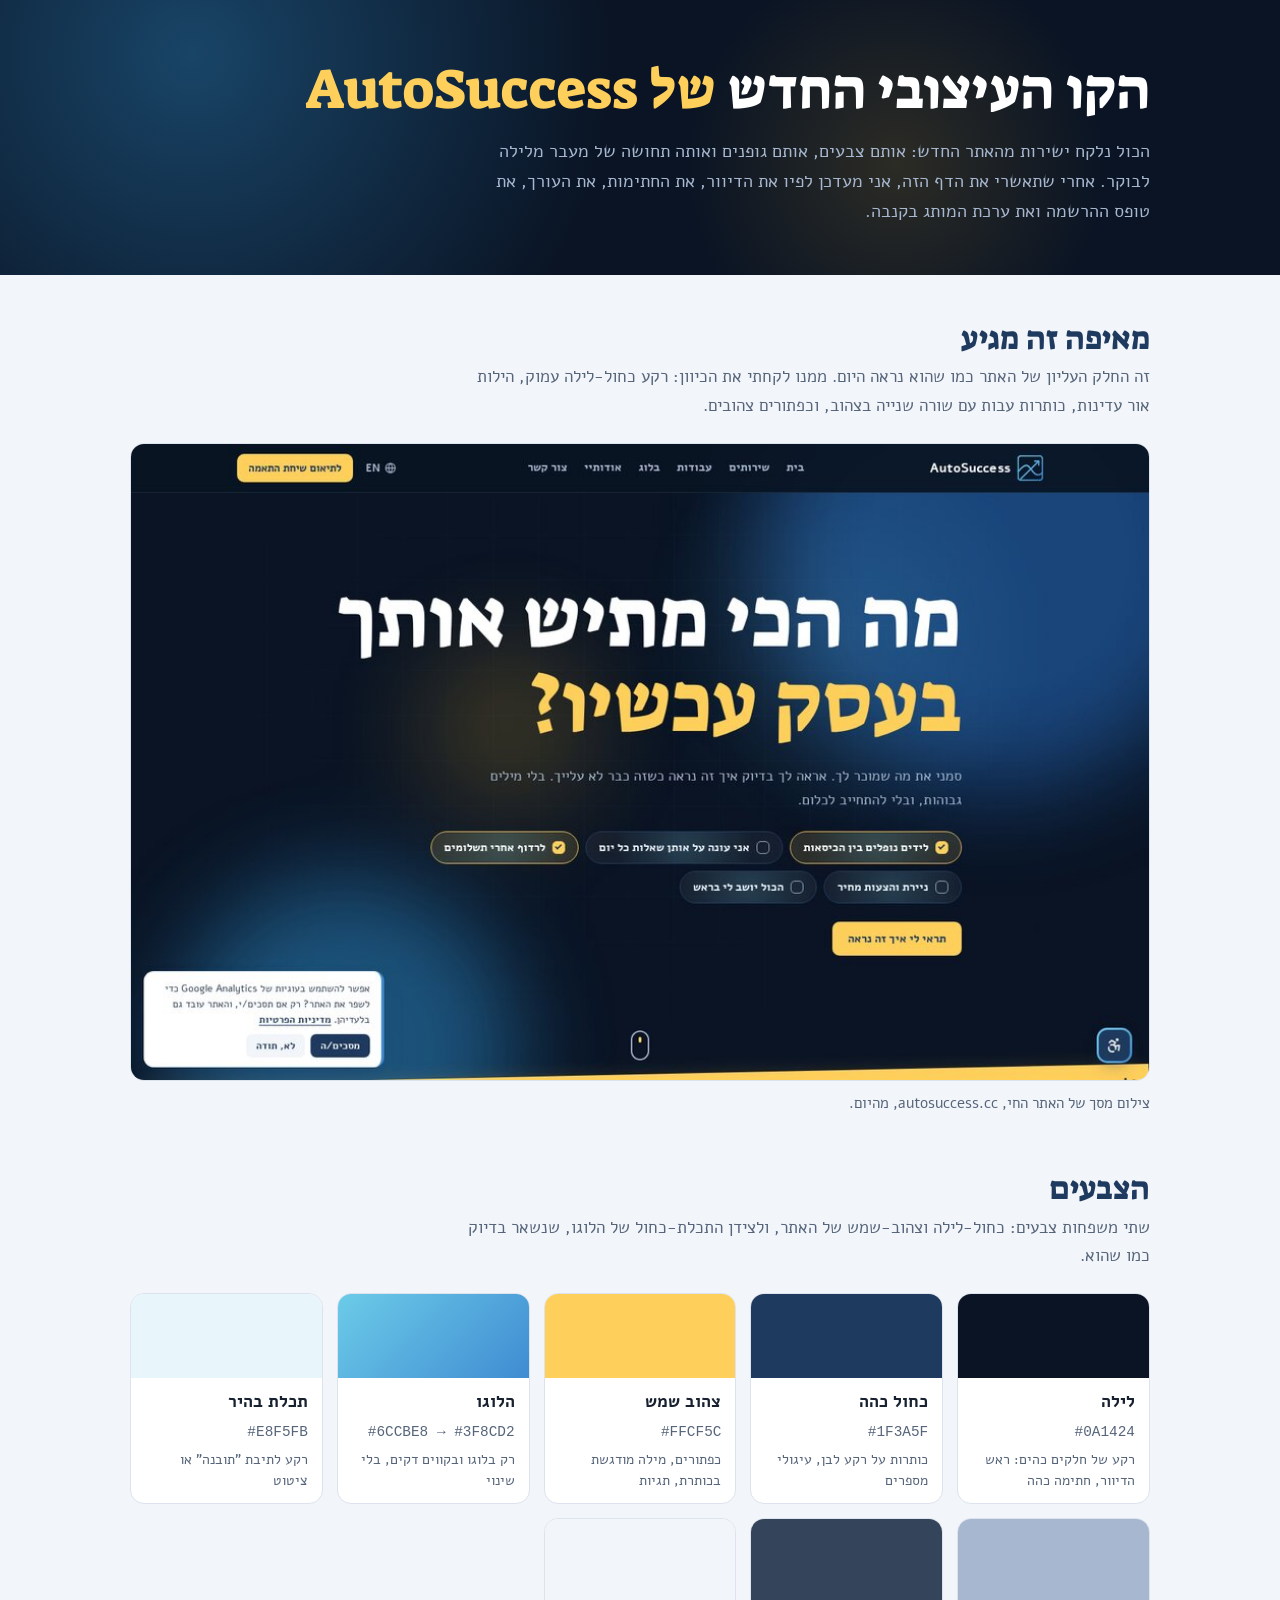
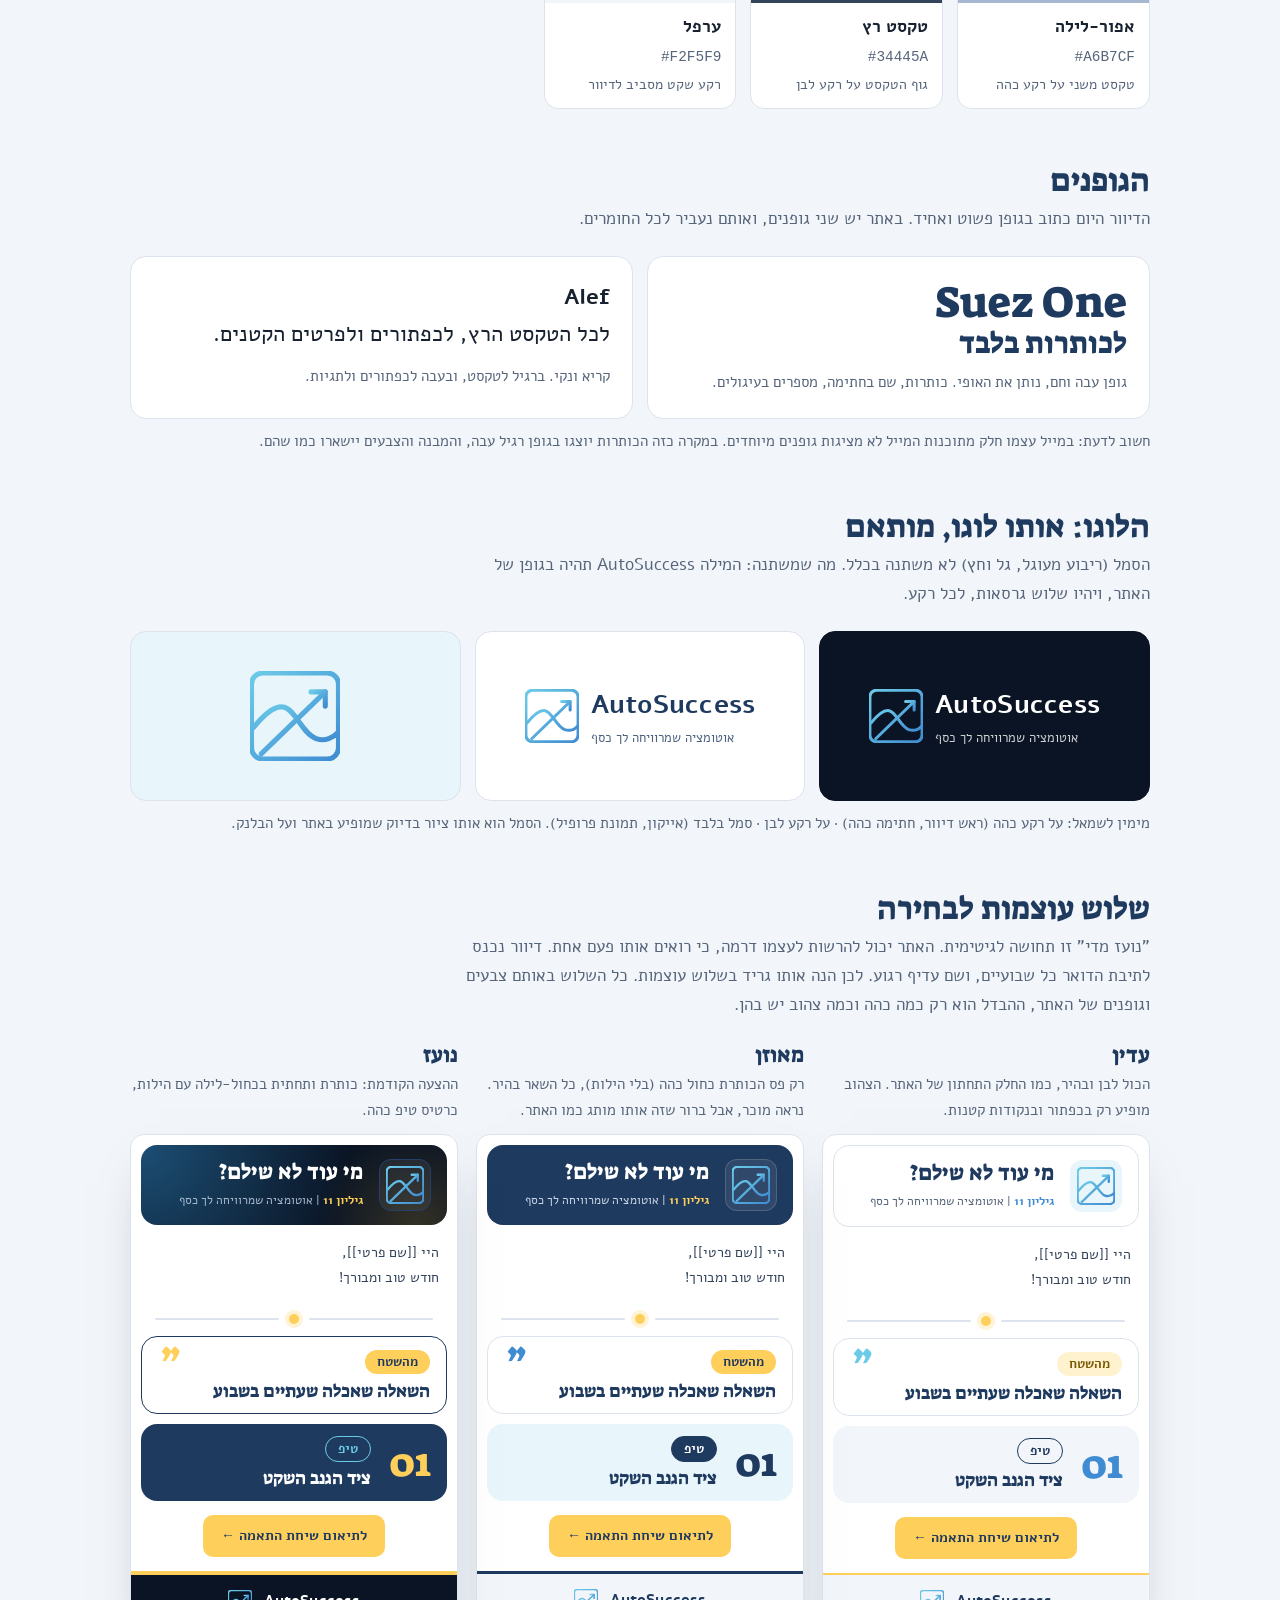
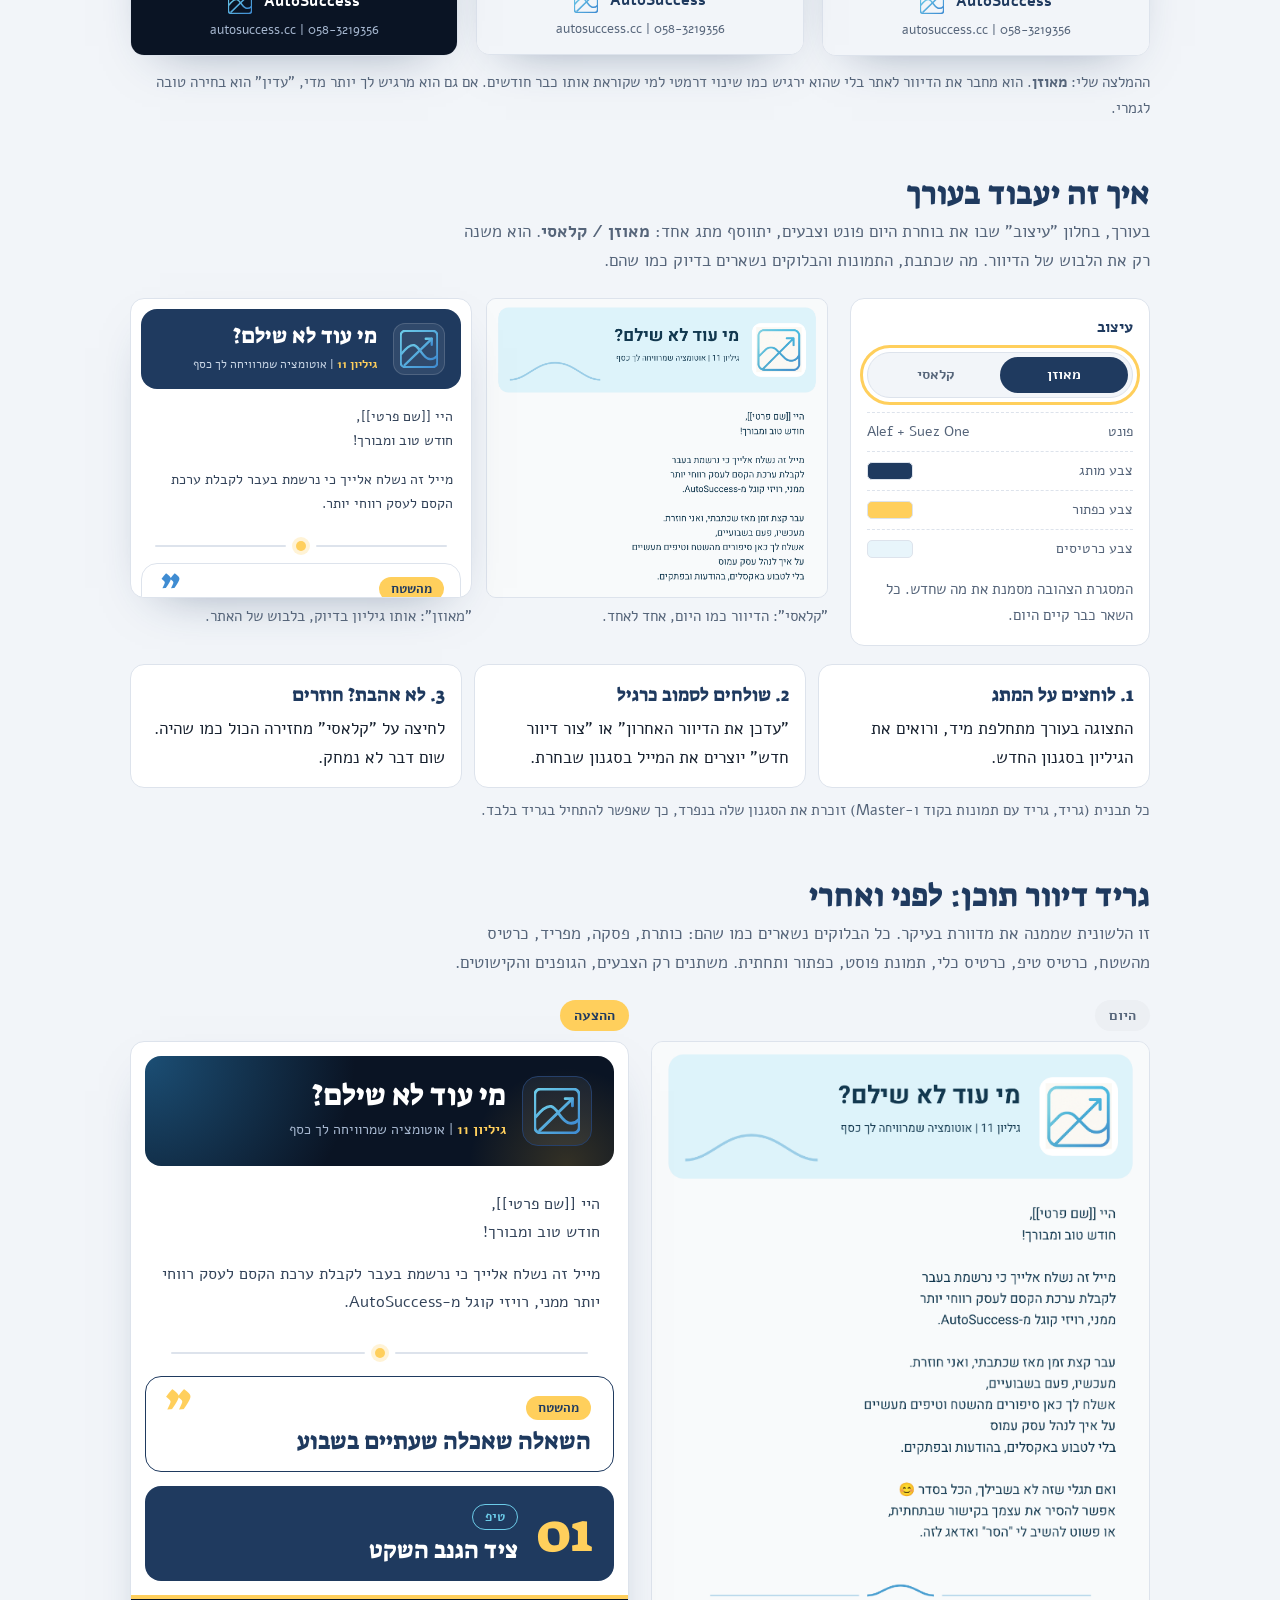
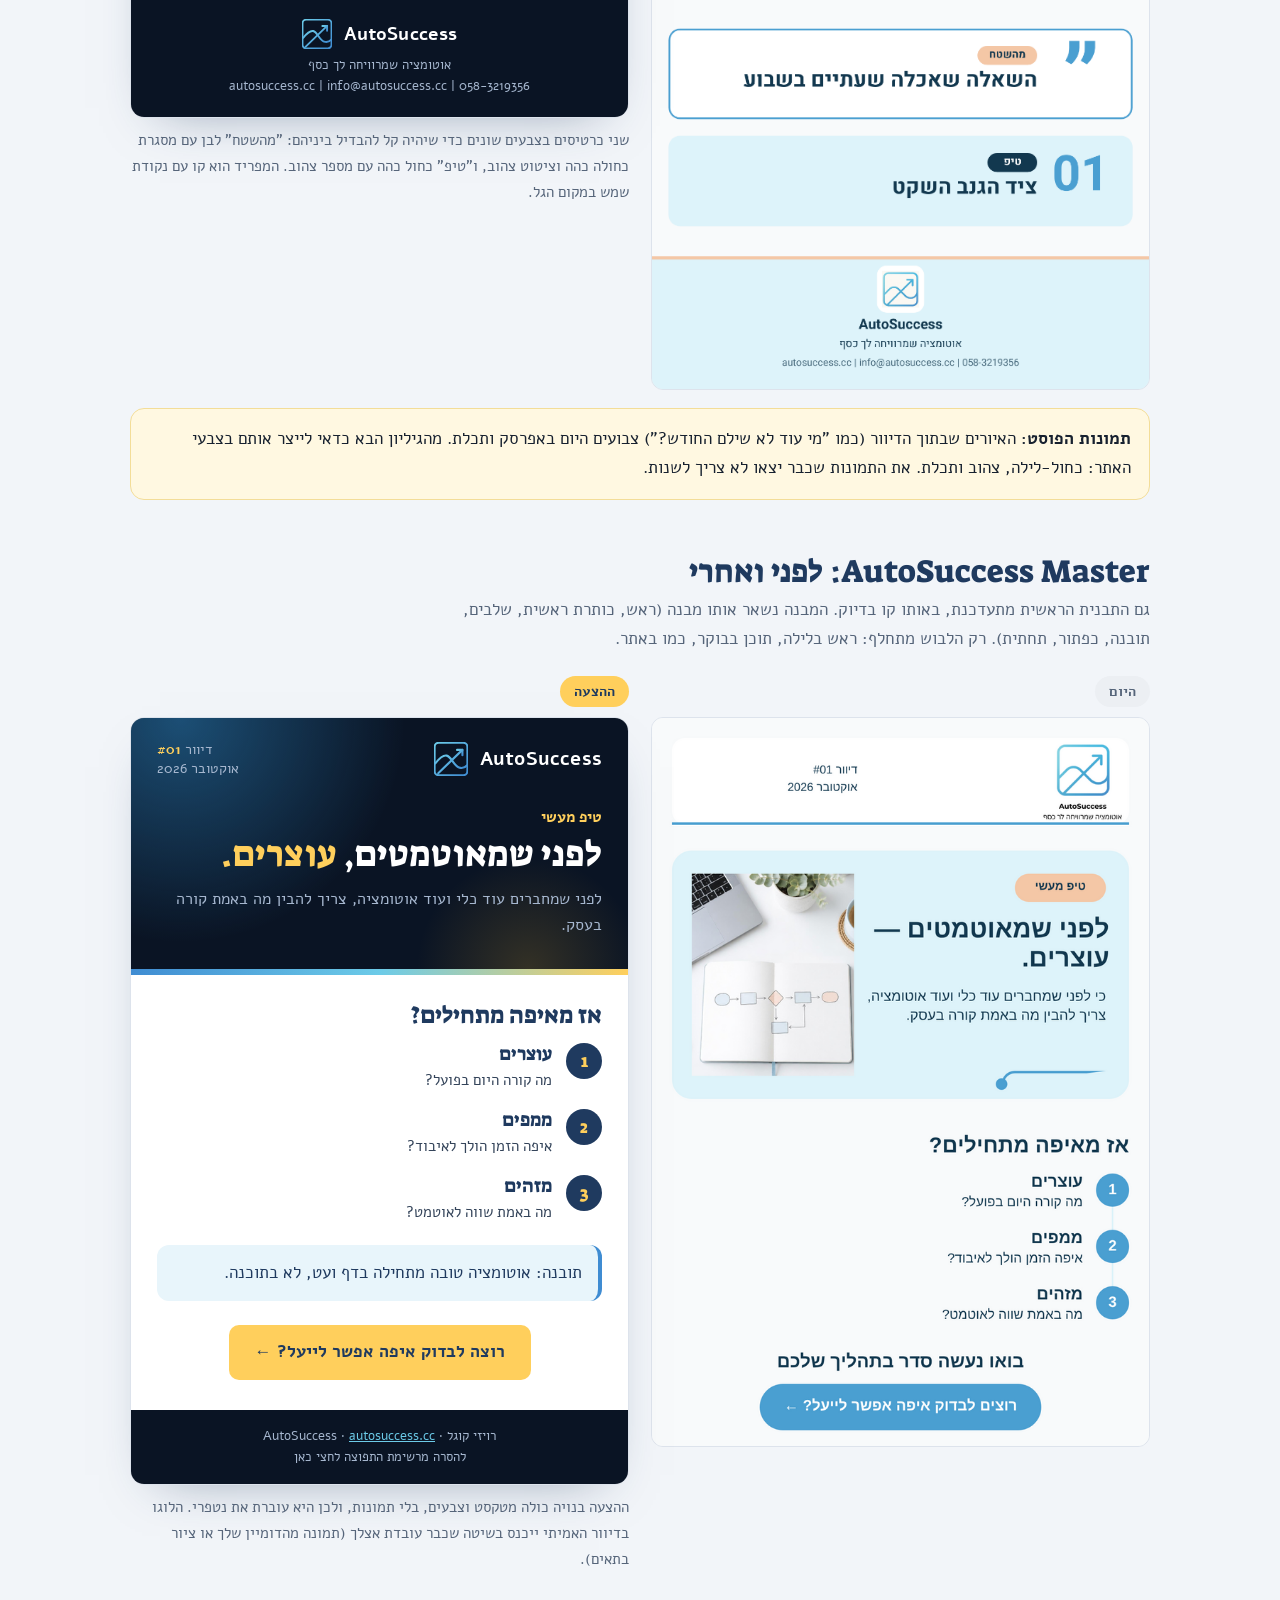
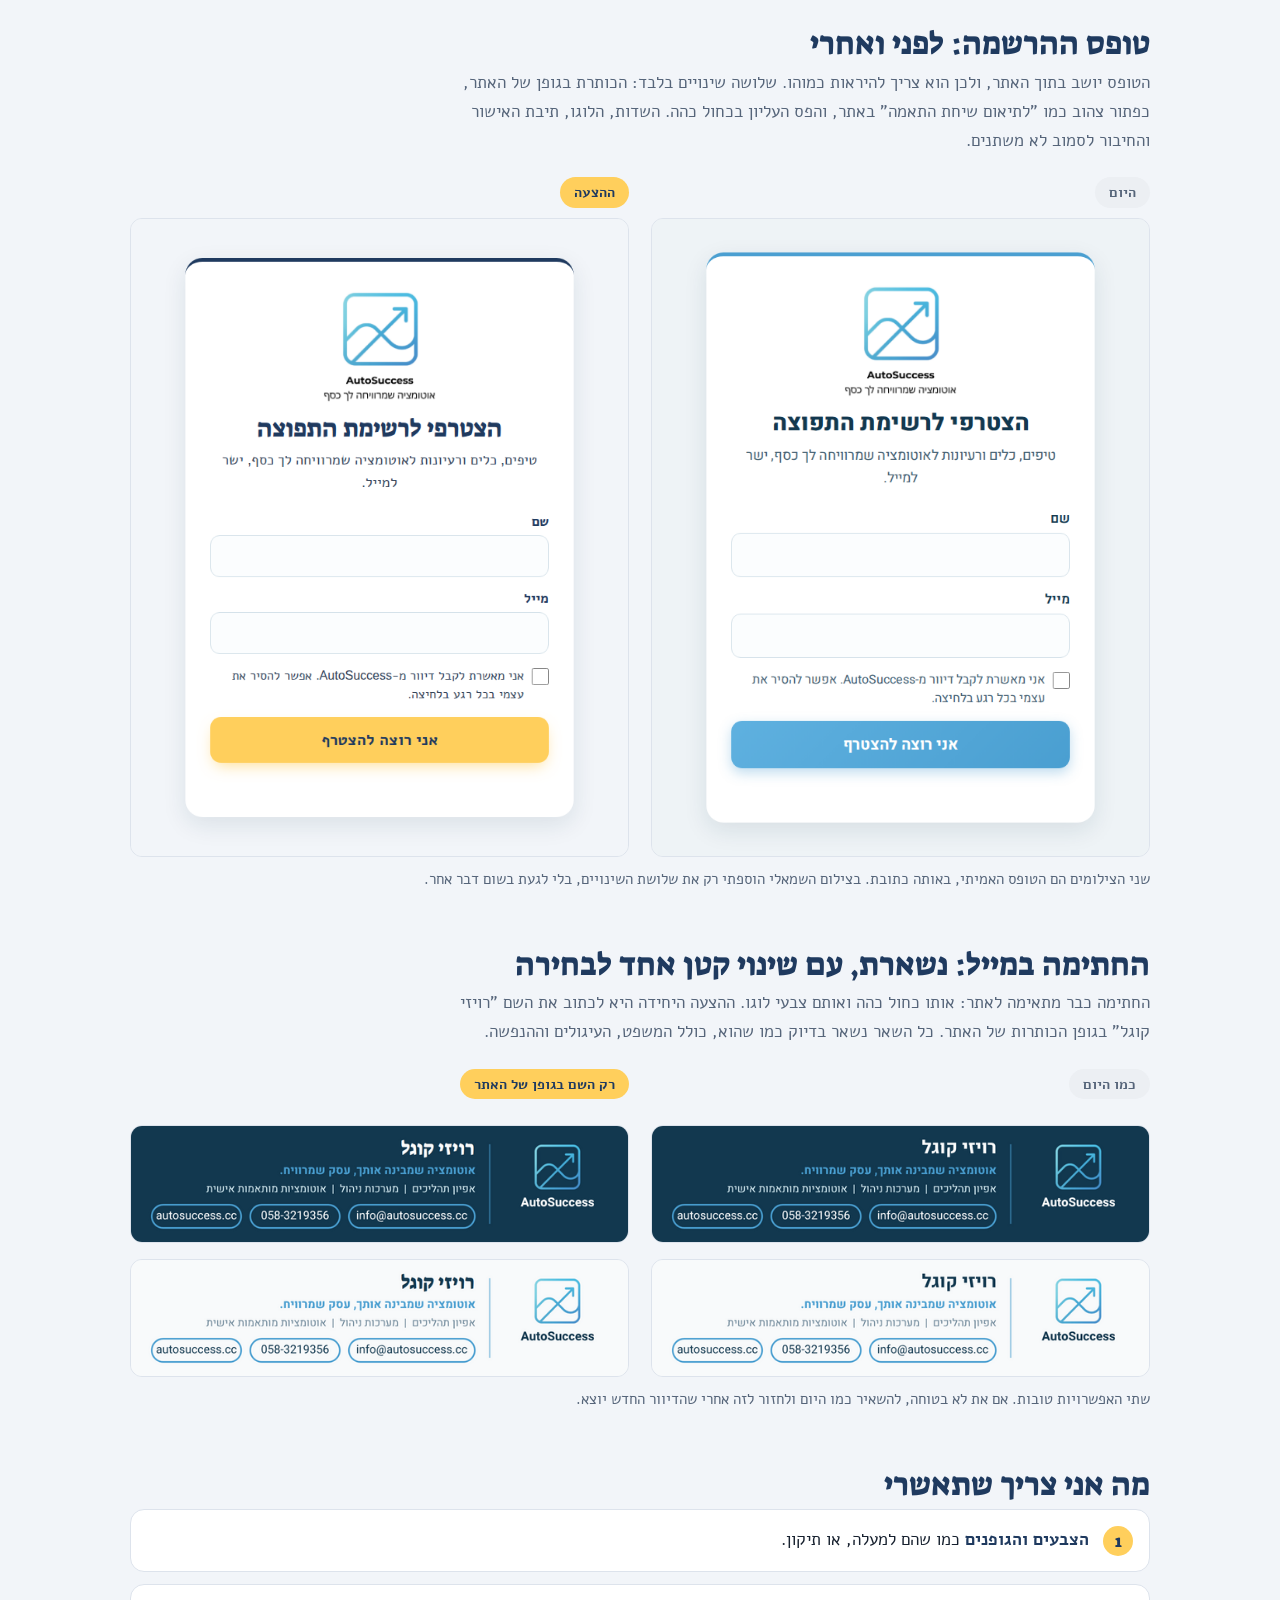
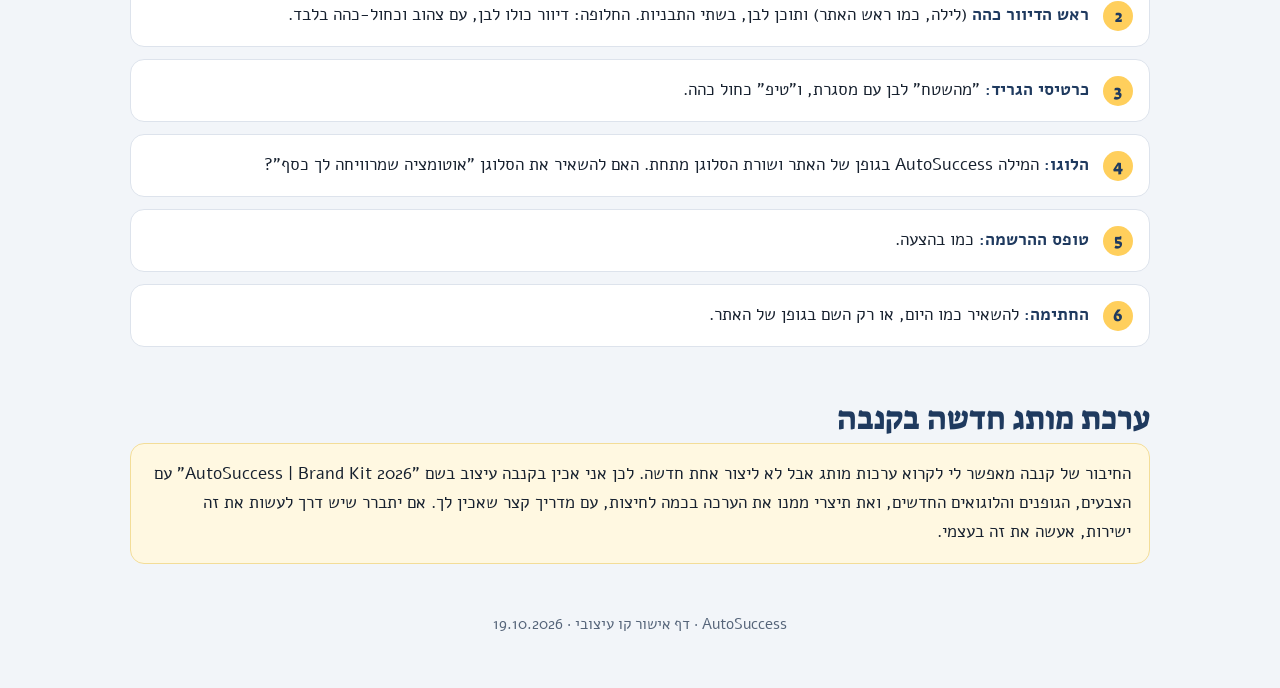
<file: brand-guide.html>
<!doctype html>
<html lang="he" dir="rtl">
<head>
<meta charset="utf-8">
<meta name="viewport" content="width=device-width, initial-scale=1">
<title>קו עיצובי חדש · AutoSuccess</title>
<style>
@font-face { font-family: "Suez One"; src: url(fonts/suez-one-hebrew-400-normal.woff2) format("woff2"); unicode-range: U+0590-05FF, U+FB1D-FB4F; }
@font-face { font-family: "Suez One"; src: url(fonts/suez-one-latin-400-normal.woff2) format("woff2"); unicode-range: U+0000-00FF, U+2000-206F; }
@font-face { font-family: "Alef"; font-weight: 400; src: url(fonts/alef-hebrew-400-normal.woff2) format("woff2"); unicode-range: U+0590-05FF, U+FB1D-FB4F; }
@font-face { font-family: "Alef"; font-weight: 700; src: url(fonts/alef-hebrew-700-normal.woff2) format("woff2"); unicode-range: U+0590-05FF, U+FB1D-FB4F; }
@font-face { font-family: "Alef"; font-weight: 400; src: url(fonts/alef-latin-400-normal.woff2) format("woff2"); unicode-range: U+0000-00FF, U+2000-206F; }
@font-face { font-family: "Alef"; font-weight: 700; src: url(fonts/alef-latin-700-normal.woff2) format("woff2"); unicode-range: U+0000-00FF, U+2000-206F; }

:root {
  --night: #0a1424; --night-2: #0f1e36; --night-3: #16294a; --night-line: #26406a; --night-soft: #a6b7cf;
  --navy: #1f3a5f; --sun: #ffcf5c; --ink: #17212f; --body-ink: #34445a; --soft: #56657a;
  --mist: #f2f5f9; --line: #dde3ec; --logo-a: #6ccbe8; --logo-b: #3f8cd2; --logo-tint: #e8f5fb;
  --f-head: "Suez One", "Alef", serif; --f-body: "Alef", Tahoma, sans-serif;
}
* { box-sizing: border-box; }
body { margin: 0; background: var(--mist); color: var(--ink); font-family: var(--f-body); font-size: 17px; line-height: 1.7; }
.wrap { max-width: 1060px; margin: 0 auto; padding: 0 20px; }
h1, h2, h3 { font-family: var(--f-head); font-weight: 400; color: var(--navy); margin: 0; line-height: 1.2; }
.top { background: var(--night); color: #e9f0f9; padding: 56px 0 48px; position: relative; overflow: hidden; }
.top::before { content: ""; position: absolute; inset: 0; background: radial-gradient(600px circle at 15% 20%, rgba(42,127,184,.45), transparent 70%), radial-gradient(300px circle at 70% 60%, rgba(199,151,42,.18), transparent 70%); }
.top .wrap { position: relative; }
.top h1 { color: #fff; font-size: clamp(34px, 5vw, 56px); }
.top h1 span { color: var(--sun); }
.top p { color: var(--night-soft); max-width: 62ch; margin: 14px 0 0; font-size: 1.1rem; }
section { padding: 44px 0 8px; }
h2 { font-size: 32px; margin-bottom: 6px; }
.lead { color: var(--soft); margin: 0 0 22px; max-width: 70ch; }
.cap { color: var(--soft); font-size: .95rem; margin: 10px 0 0; }
.card { background: #fff; border: 1px solid var(--line); border-radius: 16px; padding: 22px; }

/* colors */
.swatches { display: grid; grid-template-columns: repeat(auto-fill, minmax(180px, 1fr)); gap: 14px; }
.sw { background: #fff; border: 1px solid var(--line); border-radius: 14px; overflow: hidden; }
.sw i { display: block; height: 84px; }
.sw div { padding: 10px 14px 12px; }
.sw b { display: block; }
.sw code { font-size: .9rem; color: var(--soft); direction: ltr; display: inline-block; }
.sw small { display: block; color: var(--soft); line-height: 1.45; margin-top: 4px; }

/* fonts */
.fonts { display: grid; grid-template-columns: 1fr 1fr; gap: 14px; }
.fonts .big { font-family: var(--f-head); font-size: 44px; color: var(--navy); line-height: 1.1; }
.fonts .body { font-size: 22px; }

/* logo */
.logos { display: grid; grid-template-columns: repeat(3, 1fr); gap: 14px; }
.lg { border-radius: 16px; min-height: 170px; display: grid; place-items: center; padding: 20px; border: 1px solid var(--line); }
.lg.dark { background: var(--night); border-color: var(--night); }
.lg.light { background: #fff; }
.lg.tint { background: var(--logo-tint); }
.brand { display: flex; align-items: center; gap: 12px; direction: ltr; }
.brand span { font-weight: 700; font-size: 26px; letter-spacing: .01em; }
.brand em { display: block; font-style: normal; font-size: 13px; font-weight: 400; direction: rtl; text-align: left; opacity: .8; letter-spacing: 0; }
.lg.dark .brand span { color: #fff; }
.lg.light .brand span, .lg.tint .brand span { color: var(--navy); }

/* before/after */
.ba { display: grid; grid-template-columns: 1fr 1fr; gap: 22px; align-items: start; }
.tag { display: inline-block; font-weight: 700; font-size: .9rem; border-radius: 999px; padding: 3px 14px; margin-bottom: 10px; }
.tag.old { background: #eceff3; color: var(--soft); }
.tag.new { background: var(--sun); color: var(--navy); }
.ba img { width: 100%; border-radius: 12px; border: 1px solid var(--line); display: block; }

/* new newsletter mockup (email-width) */
.mail { max-width: 600px; background: #fff; border-radius: 14px; overflow: hidden; border: 1px solid var(--line); box-shadow: 0 20px 50px -30px rgba(31,58,95,.5); }
.m-head { background: var(--night); background-image: radial-gradient(320px circle at 10% 0%, rgba(42,127,184,.55), transparent 70%), radial-gradient(160px circle at 80% 100%, rgba(199,151,42,.22), transparent 70%); padding: 22px 26px 30px; color: #fff; }
.m-row { display: flex; justify-content: space-between; align-items: center; }
.m-row .brand span { color: #fff; font-size: 19px; }
.m-issue { color: var(--night-soft); font-size: 14px; text-align: left; line-height: 1.4; }
.m-issue b { color: var(--sun); font-weight: 700; }
.m-eyebrow { color: var(--sun); font-weight: 700; margin: 26px 0 4px; font-size: 15px; }
.m-title { font-family: var(--f-head); font-size: 36px; line-height: 1.1; margin: 0; color: #fff; }
.m-title span { color: var(--sun); }
.m-lead { color: var(--night-soft); margin: 12px 0 0; font-size: 16px; line-height: 1.65; }
.m-sun { height: 6px; background: linear-gradient(90deg, var(--logo-b), var(--logo-a), var(--sun)); }
.m-body { padding: 26px; }
.m-body h3 { font-size: 24px; margin-bottom: 14px; }
.m-step { display: flex; gap: 14px; align-items: flex-start; margin-bottom: 14px; }
.m-step i { flex: none; width: 36px; height: 36px; border-radius: 50%; background: var(--navy); color: var(--sun); font-style: normal; font-family: var(--f-head); display: grid; place-items: center; font-size: 18px; }
.m-step b { display: block; font-family: var(--f-head); font-weight: 400; color: var(--navy); font-size: 19px; line-height: 1.2; }
.m-step span { color: var(--body-ink); font-size: 15px; }
.m-insight { background: var(--logo-tint); border-inline-start: 4px solid var(--logo-b); border-radius: 12px; padding: 14px 16px; color: var(--navy); margin: 18px 0; }
.m-cta { text-align: center; padding: 6px 0 4px; }
.m-btn { display: inline-block; background: var(--sun); color: var(--navy); font-weight: 700; border-radius: 10px; padding: 13px 26px; text-decoration: none; font-size: 17px; }
.m-foot { background: var(--night); color: var(--night-soft); text-align: center; font-size: 13px; padding: 16px; line-height: 1.6; }
.m-foot a { color: var(--logo-a); }

/* new content-grid mockup */
.gm-head { background: var(--night); background-image: radial-gradient(300px circle at 0% 0%, rgba(42,127,184,.55), transparent 70%), radial-gradient(140px circle at 90% 100%, rgba(199,151,42,.22), transparent 70%); margin: 14px; border-radius: 16px; padding: 20px 22px; display: flex; gap: 16px; align-items: center; }
.gm-head .ic { flex: none; width: 70px; height: 70px; border-radius: 16px; background: rgba(255,255,255,.06); border: 1px solid var(--night-line); display: grid; place-items: center; }
.gm-head h3 { font-family: var(--f-head); color: #fff; font-size: 30px; line-height: 1.1; margin: 0; }
.gm-head p { margin: 6px 0 0; color: var(--night-soft); font-size: 14px; }
.gm-head p b { color: var(--sun); }
.gm-text { padding: 10px 28px; color: var(--body-ink); font-size: 16px; line-height: 1.75; }
.gm-text p { margin: 0 0 14px; }
.gm-div { display: flex; align-items: center; gap: 10px; padding: 8px 40px 18px; }
.gm-div i { flex: 1; height: 2px; background: var(--line); border-radius: 2px; }
.gm-div b { width: 10px; height: 10px; border-radius: 50%; background: var(--sun); box-shadow: 0 0 0 4px rgba(255,207,92,.25); }
.gm-story { margin: 0 14px 14px; border-radius: 16px; background: #fff; border: 1.5px solid var(--navy); padding: 16px 22px; position: relative; }
.gm-story .q { position: absolute; inset-inline-end: 18px; top: 4px; font-family: var(--f-head); font-size: 60px; color: var(--sun); line-height: 1; }
.gm-pill { display: inline-block; font-weight: 700; font-size: 13px; border-radius: 999px; padding: 1px 12px; }
.gm-story .gm-pill { background: var(--sun); color: var(--navy); }
.gm-story h4, .gm-tip h4 { font-family: var(--f-head); font-weight: 400; font-size: 24px; margin: 6px 0 0; line-height: 1.15; }
.gm-story h4 { color: var(--navy); }
.gm-tip { margin: 0 14px 14px; border-radius: 16px; background: var(--navy); padding: 16px 22px; display: flex; align-items: center; gap: 18px; }
.gm-tip .n { font-family: var(--f-head); font-size: 54px; color: var(--sun); line-height: 1; }
.gm-tip .gm-pill { border: 1.5px solid var(--logo-a); color: var(--logo-a); }
.gm-tip h4 { color: #fff; }
.gm-foot { background: var(--night); text-align: center; padding: 20px 16px; border-top: 4px solid var(--sun); }
.gm-foot .brand { justify-content: center; }
.gm-foot .brand span { color: #fff; font-size: 18px; }
.gm-foot p { color: var(--night-soft); font-size: 13px; margin: 6px 0 0; line-height: 1.6; }


/* three strengths */
.levels { display: grid; grid-template-columns: repeat(3, 1fr); gap: 18px; align-items: start; }
.levels h3 { font-size: 22px; margin: 0 0 4px; }
.levels .cap { margin: 0 0 10px; min-height: 3.2em; }
.lv { font-size: 15px; }
.lv .gm-head { margin: 10px; padding: 14px 16px; }
.lv .gm-head .ic { width: 52px; height: 52px; border-radius: 12px; }
.lv .gm-head h3 { font-size: 22px; }
.lv .gm-head p { font-size: 12px; }
.lv .gm-text { padding: 6px 18px; font-size: 14px; }
.lv .gm-div { padding: 4px 24px 12px; }
.lv .gm-story, .lv .gm-tip { margin: 0 10px 10px; padding: 12px 16px; }
.lv .gm-story h4, .lv .gm-tip h4 { font-size: 18px; }
.lv .gm-story .q { font-size: 44px; }
.lv .gm-tip .n { font-size: 40px; }
.gm-cta { text-align: center; padding: 4px 0 14px; }
.gm-cta span { display: inline-block; background: var(--sun); color: var(--navy); font-weight: 700; border-radius: 10px; padding: 9px 18px; font-size: 14px; }
.lv .gm-foot { padding: 14px; }
.lv .gm-foot .brand span { font-size: 15px; }
/* soft: white "morning" everywhere, yellow only as small accents */
.lv-soft .gm-head { background: #fff; background-image: none; border: 1px solid var(--line); }
.lv-soft .gm-head .ic { background: var(--logo-tint); border-color: transparent; }
.lv-soft .gm-head h3 { color: var(--navy); }
.lv-soft .gm-head p { color: var(--soft); }
.lv-soft .gm-head p b { color: var(--logo-b); }
.lv-soft .gm-story { border: 1px solid var(--line); }
.lv-soft .gm-story .gm-pill { background: #fff3cf; color: #7a5a00; }
.lv-soft .gm-story .q { color: var(--logo-a); }
.lv-soft .gm-tip { background: var(--mist); }
.lv-soft .gm-tip .n { color: var(--logo-b); }
.lv-soft .gm-tip .gm-pill { border-color: var(--navy); color: var(--navy); }
.lv-soft .gm-tip h4 { color: var(--navy); }
.lv-soft .gm-foot { background: var(--mist); border-top: 2px solid var(--sun); }
.lv-soft .gm-foot .brand span { color: var(--navy); }
.lv-soft .gm-foot p { color: var(--soft); }
/* mid: one flat navy header, everything else light */
.lv-mid .gm-head { background: var(--navy); background-image: none; }
.lv-mid .gm-head .ic { background: rgba(255,255,255,.08); border-color: rgba(255,255,255,.15); }
.lv-mid .gm-head p { color: #c9d6e6; }
.lv-mid .gm-story { border: 1px solid var(--line); }
.lv-mid .gm-story .q { color: var(--logo-b); }
.lv-mid .gm-tip { background: var(--logo-tint); }
.lv-mid .gm-tip .n { color: var(--navy); }
.lv-mid .gm-tip .gm-pill { background: var(--navy); border-color: var(--navy); color: #fff; }
.lv-mid .gm-tip h4 { color: var(--navy); }
.lv-mid .gm-foot { background: var(--mist); border-top: 3px solid var(--navy); }
.lv-mid .gm-foot .brand span { color: var(--navy); }
.lv-mid .gm-foot p { color: var(--soft); }
@media (max-width: 860px) { .levels { grid-template-columns: 1fr; } .levels .cap { min-height: 0; } }


/* editor explainer */
.ed { display: grid; grid-template-columns: 300px 1fr; gap: 22px; align-items: start; }
.ed-panel { background: #fff; border: 1px solid var(--line); border-radius: 14px; padding: 16px; font-size: 14px; }
.ed-panel h4 { margin: 0 0 12px; font-size: 15px; color: var(--navy); font-family: var(--f-body); font-weight: 700; }
.seg { display: grid; grid-template-columns: 1fr 1fr; background: var(--mist); border: 1px solid var(--line); border-radius: 999px; padding: 4px; margin-bottom: 14px; }
.seg span { text-align: center; border-radius: 999px; padding: 6px 0; font-weight: 700; color: var(--soft); }
.seg span.on { background: var(--navy); color: #fff; }
.ed-row { display: flex; justify-content: space-between; align-items: center; padding: 7px 0; border-top: 1px dashed var(--line); color: var(--soft); }
.ed-row i { width: 46px; height: 18px; border-radius: 5px; display: inline-block; border: 1px solid var(--line); }
.ed-new { outline: 3px solid var(--sun); outline-offset: 4px; border-radius: 999px; }
.thumbs { display: grid; grid-template-columns: 1fr 1fr; gap: 14px; }
.thumbs figure { margin: 0; }
.thumbs img { width: 100%; border-radius: 10px; border: 1px solid var(--line); display: block; max-height: 300px; object-fit: cover; object-position: top; }
.thumbs figcaption { font-size: .92rem; color: var(--soft); margin-top: 6px; }
.flow { display: grid; grid-template-columns: repeat(3, 1fr); gap: 12px; margin-top: 18px; }
.flow div { background: #fff; border: 1px solid var(--line); border-radius: 14px; padding: 14px 16px; }
.flow b { display: block; color: var(--navy); font-family: var(--f-head); font-weight: 400; font-size: 19px; margin-bottom: 4px; }
@media (max-width: 760px) { .ed, .flow, .thumbs { grid-template-columns: 1fr; } }

/* signatures */
.sigs { display: grid; gap: 16px; }
.sig { width: 100%; max-width: 600px; aspect-ratio: 600 / 140; border-radius: 12px; display: flex; align-items: center; gap: 18px; padding: 0 24px; border: 1px solid var(--line); }
.sig.dark { background: var(--night); background-image: radial-gradient(240px circle at 0% 0%, rgba(42,127,184,.5), transparent 70%); border-color: var(--night); }
.sig.light { background: #fff; }
.sig .who { flex: 1; }
.sig .name { font-family: var(--f-head); font-size: 25px; line-height: 1.1; }
.sig.dark .name { color: #fff; } .sig.light .name { color: var(--navy); }
.sig .name span { color: var(--sun); }
.sig.light .name span { color: var(--logo-b); }
.sig .svc { font-size: 13px; margin-top: 2px; }
.sig.dark .svc { color: var(--night-soft); } .sig.light .svc { color: var(--soft); }
.sig .pills { display: flex; gap: 6px; flex-wrap: wrap; margin-top: 8px; }
.sig .pills b { font-size: 12px; font-weight: 700; border-radius: 999px; padding: 2px 10px; direction: ltr; }
.sig.dark .pills b { border: 1.5px solid var(--sun); color: var(--sun); }
.sig.light .pills b { border: 1.5px solid var(--navy); color: var(--navy); }
.sig .divider { width: 2px; align-self: stretch; margin: 26px 0; background: linear-gradient(var(--logo-a), var(--sun)); border-radius: 2px; }

/* decisions */
.dec { counter-reset: d; display: grid; gap: 12px; padding: 0; margin: 0; list-style: none; }
.dec li { background: #fff; border: 1px solid var(--line); border-radius: 14px; padding: 16px 18px 16px 18px; position: relative; padding-inline-start: 60px; }
.dec li::before { counter-increment: d; content: counter(d); position: absolute; inset-inline-start: 16px; top: 16px; width: 30px; height: 30px; border-radius: 50%; background: var(--sun); color: var(--navy); font-family: var(--f-head); display: grid; place-items: center; }
.dec b { color: var(--navy); }
.note { background: #fff8e1; border: 1px solid #f3dd98; border-radius: 14px; padding: 16px 18px; }
footer { text-align: center; color: var(--soft); padding: 40px 0 50px; font-size: .95rem; }

@media (max-width: 760px) {
  .fonts, .logos, .ba { grid-template-columns: 1fr; }
  .sig { aspect-ratio: auto; padding: 18px; }
  .sig .divider { display: none; }
}
</style>
</head>
<body>

<header class="top">
  <div class="wrap">
    <h1>הקו העיצובי החדש <span>של AutoSuccess</span></h1>
    <p>הכול נלקח ישירות מהאתר החדש: אותם צבעים, אותם גופנים ואותה תחושה של מעבר מלילה לבוקר. אחרי שתאשרי את הדף הזה, אני מעדכן לפיו את הדיוור, את החתימות, את העורך, את טופס ההרשמה ואת ערכת המותג בקנבה.</p>
  </div>
</header>

<main class="wrap">

<section>
  <h2>מאיפה זה מגיע</h2>
  <p class="lead">זה החלק העליון של האתר כמו שהוא נראה היום. ממנו לקחתי את הכיוון: רקע כחול-לילה עמוק, הילות אור עדינות, כותרות עבות עם שורה שנייה בצהוב, וכפתורים צהובים.</p>
  <img src="assets/brand/site-hero.jpg" alt="צילום מסך של החלק העליון באתר autosuccess.cc" style="width:100%;border-radius:14px;border:1px solid var(--line);display:block">
  <p class="cap">צילום מסך של האתר החי, autosuccess.cc, מהיום.</p>
</section>

<section>
  <h2>הצבעים</h2>
  <p class="lead">שתי משפחות צבעים: כחול-לילה וצהוב-שמש של האתר, ולצידן התכלת-כחול של הלוגו, שנשאר בדיוק כמו שהוא.</p>
  <div class="swatches">
    <div class="sw"><i style="background:#0a1424"></i><div><b>לילה</b><code>#0A1424</code><small>רקע של חלקים כהים: ראש הדיוור, חתימה כהה</small></div></div>
    <div class="sw"><i style="background:#1f3a5f"></i><div><b>כחול כהה</b><code>#1F3A5F</code><small>כותרות על רקע לבן, עיגולי מספרים</small></div></div>
    <div class="sw"><i style="background:#ffcf5c"></i><div><b>צהוב שמש</b><code>#FFCF5C</code><small>כפתורים, מילה מודגשת בכותרת, תגיות</small></div></div>
    <div class="sw"><i style="background:linear-gradient(135deg,#6ccbe8,#3f8cd2)"></i><div><b>הלוגו</b><code>#6CCBE8 → #3F8CD2</code><small>רק בלוגו ובקווים דקים, בלי שינוי</small></div></div>
    <div class="sw"><i style="background:#e8f5fb"></i><div><b>תכלת בהיר</b><code>#E8F5FB</code><small>רקע לתיבת "תובנה" או ציטוט</small></div></div>
    <div class="sw"><i style="background:#a6b7cf"></i><div><b>אפור-לילה</b><code>#A6B7CF</code><small>טקסט משני על רקע כהה</small></div></div>
    <div class="sw"><i style="background:#34445a"></i><div><b>טקסט רץ</b><code>#34445A</code><small>גוף הטקסט על רקע לבן</small></div></div>
    <div class="sw"><i style="background:#f2f5f9"></i><div><b>ערפל</b><code>#F2F5F9</code><small>רקע שקט מסביב לדיוור</small></div></div>
  </div>
</section>

<section>
  <h2>הגופנים</h2>
  <p class="lead">הדיוור היום כתוב בגופן פשוט ואחיד. באתר יש שני גופנים, ואותם נעביר לכל החומרים.</p>
  <div class="fonts">
    <div class="card"><div class="big">Suez One</div><div class="big" style="font-size:30px">לכותרות בלבד</div><p class="cap">גופן עבה וחם, נותן את האופי. כותרות, שם בחתימה, מספרים בעיגולים.</p></div>
    <div class="card"><div class="body"><b>Alef</b></div><div class="body">לכל הטקסט הרץ, לכפתורים ולפרטים הקטנים.</div><p class="cap">קריא ונקי. ברגיל לטקסט, ובעבה לכפתורים ולתגיות.</p></div>
  </div>
  <p class="cap">חשוב לדעת: במייל עצמו חלק מתוכנות המייל לא מציגות גופנים מיוחדים. במקרה כזה הכותרות יוצגו בגופן רגיל עבה, והמבנה והצבעים יישארו כמו שהם.</p>
</section>

<section>
  <h2>הלוגו: אותו לוגו, מותאם</h2>
  <p class="lead">הסמל (ריבוע מעוגל, גל וחץ) לא משתנה בכלל. מה שמשתנה: המילה AutoSuccess תהיה בגופן של האתר, ויהיו שלוש גרסאות, לכל רקע.</p>
  <div class="logos">
    <div class="lg dark"><div class="brand"><svg width="54" height="54" viewBox="30 26 177 175" fill="none"><defs><linearGradient id="g1" x1="0" y1="0" x2="1" y2="1"><stop offset="0" stop-color="#6CCBE8"/><stop offset="1" stop-color="#3F8CD2"/></linearGradient></defs><g stroke="url(#g1)" stroke-width="10" stroke-linecap="round" stroke-linejoin="round"><rect x="33" y="29" width="171" height="169" rx="22"/><path d="M37 136 C 58 110, 78 92, 96 96 C 120 101, 132 148, 160 158 C 178 164, 194 156, 203 146"/><path d="M52 188 L 178 66"/><path d="M150 66 L 178 66 L 178 94"/></g></svg><span>AutoSuccess<em>אוטומציה שמרוויחה לך כסף</em></span></div></div>
    <div class="lg light"><div class="brand"><svg width="54" height="54" viewBox="30 26 177 175" fill="none"><defs><linearGradient id="g2" x1="0" y1="0" x2="1" y2="1"><stop offset="0" stop-color="#6CCBE8"/><stop offset="1" stop-color="#3F8CD2"/></linearGradient></defs><g stroke="url(#g2)" stroke-width="10" stroke-linecap="round" stroke-linejoin="round"><rect x="33" y="29" width="171" height="169" rx="22"/><path d="M37 136 C 58 110, 78 92, 96 96 C 120 101, 132 148, 160 158 C 178 164, 194 156, 203 146"/><path d="M52 188 L 178 66"/><path d="M150 66 L 178 66 L 178 94"/></g></svg><span>AutoSuccess<em>אוטומציה שמרוויחה לך כסף</em></span></div></div>
    <div class="lg tint"><svg width="90" height="90" viewBox="30 26 177 175" fill="none"><defs><linearGradient id="g3" x1="0" y1="0" x2="1" y2="1"><stop offset="0" stop-color="#6CCBE8"/><stop offset="1" stop-color="#3F8CD2"/></linearGradient></defs><g stroke="url(#g3)" stroke-width="10" stroke-linecap="round" stroke-linejoin="round"><rect x="33" y="29" width="171" height="169" rx="22"/><path d="M37 136 C 58 110, 78 92, 96 96 C 120 101, 132 148, 160 158 C 178 164, 194 156, 203 146"/><path d="M52 188 L 178 66"/><path d="M150 66 L 178 66 L 178 94"/></g></svg></div>
  </div>
  <p class="cap">מימין לשמאל: על רקע כהה (ראש דיוור, חתימה כהה) · על רקע לבן · סמל בלבד (אייקון, תמונת פרופיל). הסמל הוא אותו ציור בדיוק שמופיע באתר ועל הבלנק.</p>
</section>

<section>
  <h2>שלוש עוצמות לבחירה</h2>
  <p class="lead">"נועז מדי" זו תחושה לגיטימית. האתר יכול להרשות לעצמו דרמה, כי רואים אותו פעם אחת. דיוור נכנס לתיבת הדואר כל שבועיים, ושם עדיף רגוע. לכן הנה אותו גריד בשלוש עוצמות. כל השלוש באותם צבעים וגופנים של האתר, ההבדל הוא רק כמה כהה וכמה צהוב יש בהן.</p>
  <div class="levels">
    <div><h3>עדין</h3><p class="cap">הכול לבן ובהיר, כמו החלק התחתון של האתר. הצהוב מופיע רק בכפתור ובנקודות קטנות.</p><div class="mail lv lv-soft">
  <div class="gm-head"><div class="ic"><svg width="38" height="38" viewBox="30 26 177 175" fill="none"><defs><linearGradient id="lvsofta" x1="0" y1="0" x2="1" y2="1"><stop offset="0" stop-color="#6CCBE8"/><stop offset="1" stop-color="#3F8CD2"/></linearGradient></defs><g stroke="url(#lvsofta)" stroke-width="11" stroke-linecap="round" stroke-linejoin="round"><rect x="33" y="29" width="171" height="169" rx="22"/><path d="M37 136 C 58 110, 78 92, 96 96 C 120 101, 132 148, 160 158 C 178 164, 194 156, 203 146"/><path d="M52 188 L 178 66"/><path d="M150 66 L 178 66 L 178 94"/></g></svg></div><div><h3>מי עוד לא שילם?</h3><p><b>גיליון 11</b> | אוטומציה שמרוויחה לך כסף</p></div></div>
  <div class="gm-text"><p>היי [[שם פרטי]],<br>חודש טוב ומבורך!</p></div>
  <div class="gm-div"><i></i><b></b><i></i></div>
  <div class="gm-story"><span class="q">”</span><span class="gm-pill">מהשטח</span><h4>השאלה שאכלה שעתיים בשבוע</h4></div>
  <div class="gm-tip"><span class="n">01</span><div><span class="gm-pill">טיפ</span><h4>ציד הגנב השקט</h4></div></div>
  <div class="gm-cta"><span>לתיאום שיחת התאמה ←</span></div>
  <div class="gm-foot"><div class="brand"><svg width="24" height="24" viewBox="30 26 177 175" fill="none"><defs><linearGradient id="lvsoftb" x1="0" y1="0" x2="1" y2="1"><stop offset="0" stop-color="#6CCBE8"/><stop offset="1" stop-color="#3F8CD2"/></linearGradient></defs><g stroke="url(#lvsoftb)" stroke-width="11" stroke-linecap="round" stroke-linejoin="round"><rect x="33" y="29" width="171" height="169" rx="22"/><path d="M37 136 C 58 110, 78 92, 96 96 C 120 101, 132 148, 160 158 C 178 164, 194 156, 203 146"/><path d="M52 188 L 178 66"/><path d="M150 66 L 178 66 L 178 94"/></g></svg><span>AutoSuccess</span></div><p>autosuccess.cc | 058-3219356</p></div>
</div></div>
    <div><h3>מאוזן</h3><p class="cap">רק פס הכותרת כחול כהה (בלי הילות), כל השאר בהיר. נראה מוכר, אבל ברור שזה אותו מותג כמו האתר.</p><div class="mail lv lv-mid">
  <div class="gm-head"><div class="ic"><svg width="38" height="38" viewBox="30 26 177 175" fill="none"><defs><linearGradient id="lvmida" x1="0" y1="0" x2="1" y2="1"><stop offset="0" stop-color="#6CCBE8"/><stop offset="1" stop-color="#3F8CD2"/></linearGradient></defs><g stroke="url(#lvmida)" stroke-width="11" stroke-linecap="round" stroke-linejoin="round"><rect x="33" y="29" width="171" height="169" rx="22"/><path d="M37 136 C 58 110, 78 92, 96 96 C 120 101, 132 148, 160 158 C 178 164, 194 156, 203 146"/><path d="M52 188 L 178 66"/><path d="M150 66 L 178 66 L 178 94"/></g></svg></div><div><h3>מי עוד לא שילם?</h3><p><b>גיליון 11</b> | אוטומציה שמרוויחה לך כסף</p></div></div>
  <div class="gm-text"><p>היי [[שם פרטי]],<br>חודש טוב ומבורך!</p></div>
  <div class="gm-div"><i></i><b></b><i></i></div>
  <div class="gm-story"><span class="q">”</span><span class="gm-pill">מהשטח</span><h4>השאלה שאכלה שעתיים בשבוע</h4></div>
  <div class="gm-tip"><span class="n">01</span><div><span class="gm-pill">טיפ</span><h4>ציד הגנב השקט</h4></div></div>
  <div class="gm-cta"><span>לתיאום שיחת התאמה ←</span></div>
  <div class="gm-foot"><div class="brand"><svg width="24" height="24" viewBox="30 26 177 175" fill="none"><defs><linearGradient id="lvmidb" x1="0" y1="0" x2="1" y2="1"><stop offset="0" stop-color="#6CCBE8"/><stop offset="1" stop-color="#3F8CD2"/></linearGradient></defs><g stroke="url(#lvmidb)" stroke-width="11" stroke-linecap="round" stroke-linejoin="round"><rect x="33" y="29" width="171" height="169" rx="22"/><path d="M37 136 C 58 110, 78 92, 96 96 C 120 101, 132 148, 160 158 C 178 164, 194 156, 203 146"/><path d="M52 188 L 178 66"/><path d="M150 66 L 178 66 L 178 94"/></g></svg><span>AutoSuccess</span></div><p>autosuccess.cc | 058-3219356</p></div>
</div></div>
    <div><h3>נועז</h3><p class="cap">ההצעה הקודמת: כותרת ותחתית בכחול-לילה עם הילות, כרטיס טיפ כהה.</p><div class="mail lv lv-bold">
  <div class="gm-head"><div class="ic"><svg width="38" height="38" viewBox="30 26 177 175" fill="none"><defs><linearGradient id="lvbolda" x1="0" y1="0" x2="1" y2="1"><stop offset="0" stop-color="#6CCBE8"/><stop offset="1" stop-color="#3F8CD2"/></linearGradient></defs><g stroke="url(#lvbolda)" stroke-width="11" stroke-linecap="round" stroke-linejoin="round"><rect x="33" y="29" width="171" height="169" rx="22"/><path d="M37 136 C 58 110, 78 92, 96 96 C 120 101, 132 148, 160 158 C 178 164, 194 156, 203 146"/><path d="M52 188 L 178 66"/><path d="M150 66 L 178 66 L 178 94"/></g></svg></div><div><h3>מי עוד לא שילם?</h3><p><b>גיליון 11</b> | אוטומציה שמרוויחה לך כסף</p></div></div>
  <div class="gm-text"><p>היי [[שם פרטי]],<br>חודש טוב ומבורך!</p></div>
  <div class="gm-div"><i></i><b></b><i></i></div>
  <div class="gm-story"><span class="q">”</span><span class="gm-pill">מהשטח</span><h4>השאלה שאכלה שעתיים בשבוע</h4></div>
  <div class="gm-tip"><span class="n">01</span><div><span class="gm-pill">טיפ</span><h4>ציד הגנב השקט</h4></div></div>
  <div class="gm-cta"><span>לתיאום שיחת התאמה ←</span></div>
  <div class="gm-foot"><div class="brand"><svg width="24" height="24" viewBox="30 26 177 175" fill="none"><defs><linearGradient id="lvboldb" x1="0" y1="0" x2="1" y2="1"><stop offset="0" stop-color="#6CCBE8"/><stop offset="1" stop-color="#3F8CD2"/></linearGradient></defs><g stroke="url(#lvboldb)" stroke-width="11" stroke-linecap="round" stroke-linejoin="round"><rect x="33" y="29" width="171" height="169" rx="22"/><path d="M37 136 C 58 110, 78 92, 96 96 C 120 101, 132 148, 160 158 C 178 164, 194 156, 203 146"/><path d="M52 188 L 178 66"/><path d="M150 66 L 178 66 L 178 94"/></g></svg><span>AutoSuccess</span></div><p>autosuccess.cc | 058-3219356</p></div>
</div></div>
  </div>
  <p class="cap" style="margin-top:14px">ההמלצה שלי: <b>מאוזן</b>. הוא מחבר את הדיוור לאתר בלי שהוא ירגיש כמו שינוי דרמטי למי שקוראת אותו כבר חודשים. אם גם הוא מרגיש לך יותר מדי, "עדין" הוא בחירה טובה לגמרי.</p>
</section>

<section>
  <h2>איך זה יעבוד בעורך</h2>
  <p class="lead">בעורך, בחלון "עיצוב" שבו את בוחרת היום פונט וצבעים, יתווסף מתג אחד: <b>מאוזן / קלאסי</b>. הוא משנה רק את הלבוש של הדיוור. מה שכתבת, התמונות והבלוקים נשארים בדיוק כמו שהם.</p>
  <div class="ed">
    <div class="ed-panel">
      <h4>עיצוב</h4>
      <div class="seg ed-new"><span class="on">מאוזן</span><span>קלאסי</span></div>
      <div class="ed-row">פונט <span>Alef + Suez One</span></div>
      <div class="ed-row">צבע מותג <i style="background:#1f3a5f"></i></div>
      <div class="ed-row">צבע כפתור <i style="background:#ffcf5c"></i></div>
      <div class="ed-row">צבע כרטיסים <i style="background:#e8f5fb"></i></div>
      <p class="cap" style="margin-top:10px">המסגרת הצהובה מסמנת את מה שחדש. כל השאר כבר קיים היום.</p>
    </div>
    <div class="thumbs">
      <figure><img src="assets/brand/old-grid.png" alt="הגריד בסגנון קלאסי"><figcaption>"קלאסי": הדיוור כמו היום, אחד לאחד.</figcaption></figure>
      <figure><div class="mail lv lv-mid" style="max-height:300px;overflow:hidden">
        <div class="gm-head"><div class="ic"><svg width="38" height="38" viewBox="30 26 177 175" fill="none"><defs><linearGradient id="ed1" x1="0" y1="0" x2="1" y2="1"><stop offset="0" stop-color="#6CCBE8"/><stop offset="1" stop-color="#3F8CD2"/></linearGradient></defs><g stroke="url(#ed1)" stroke-width="11" stroke-linecap="round" stroke-linejoin="round"><rect x="33" y="29" width="171" height="169" rx="22"/><path d="M37 136 C 58 110, 78 92, 96 96 C 120 101, 132 148, 160 158 C 178 164, 194 156, 203 146"/><path d="M52 188 L 178 66"/><path d="M150 66 L 178 66 L 178 94"/></g></svg></div><div><h3>מי עוד לא שילם?</h3><p><b>גיליון 11</b> | אוטומציה שמרוויחה לך כסף</p></div></div>
        <div class="gm-text"><p>היי [[שם פרטי]],<br>חודש טוב ומבורך!</p><p>מייל זה נשלח אלייך כי נרשמת בעבר לקבלת ערכת הקסם לעסק רווחי יותר.</p></div>
        <div class="gm-div"><i></i><b></b><i></i></div>
        <div class="gm-story"><span class="q">”</span><span class="gm-pill">מהשטח</span><h4>השאלה שאכלה שעתיים בשבוע</h4></div>
      </div><figcaption>"מאוזן": אותו גיליון בדיוק, בלבוש של האתר.</figcaption></figure>
    </div>
  </div>
  <div class="flow">
    <div><b>1. לוחצים על המתג</b>התצוגה בעורך מתחלפת מיד, ורואים את הגיליון בסגנון החדש.</div>
    <div><b>2. שולחים לסמוב כרגיל</b>"עדכן את הדיוור האחרון" או "צור דיוור חדש" יוצרים את המייל בסגנון שבחרת.</div>
    <div><b>3. לא אהבת? חוזרים</b>לחיצה על "קלאסי" מחזירה הכול כמו שהיה. שום דבר לא נמחק.</div>
  </div>
  <p class="cap">כל תבנית (גריד, גריד עם תמונות בקוד ו-Master) זוכרת את הסגנון שלה בנפרד, כך שאפשר להתחיל בגריד בלבד.</p>
</section>

<section>
  <h2>גריד דיוור תוכן: לפני ואחרי</h2>
  <p class="lead">זו הלשונית שממנה את מדוורת בעיקר. כל הבלוקים נשארים כמו שהם: כותרת, פסקה, מפריד, כרטיס מהשטח, כרטיס טיפ, כרטיס כלי, תמונת פוסט, כפתור ותחתית. משתנים רק הצבעים, הגופנים והקישוטים.</p>
  <div class="ba">
    <div><span class="tag old">היום</span><img src="assets/brand/old-grid.png" alt="גריד דיוור התוכן הנוכחי"></div>
    <div><span class="tag new">ההצעה</span>
      <div class="mail">
        <div class="gm-head">
          <div class="ic"><svg width="46" height="46" viewBox="30 26 177 175" fill="none"><defs><linearGradient id="g7" x1="0" y1="0" x2="1" y2="1"><stop offset="0" stop-color="#6CCBE8"/><stop offset="1" stop-color="#3F8CD2"/></linearGradient></defs><g stroke="url(#g7)" stroke-width="11" stroke-linecap="round" stroke-linejoin="round"><rect x="33" y="29" width="171" height="169" rx="22"/><path d="M37 136 C 58 110, 78 92, 96 96 C 120 101, 132 148, 160 158 C 178 164, 194 156, 203 146"/><path d="M52 188 L 178 66"/><path d="M150 66 L 178 66 L 178 94"/></g></svg></div>
          <div><h3>מי עוד לא שילם?</h3><p><b>גיליון 11</b> | אוטומציה שמרוויחה לך כסף</p></div>
        </div>
        <div class="gm-text">
          <p>היי [[שם פרטי]],<br>חודש טוב ומבורך!</p>
          <p>מייל זה נשלח אלייך כי נרשמת בעבר לקבלת ערכת הקסם לעסק רווחי יותר ממני, רויזי קוגל מ-AutoSuccess.</p>
        </div>
        <div class="gm-div"><i></i><b></b><i></i></div>
        <div class="gm-story"><span class="q">”</span><span class="gm-pill">מהשטח</span><h4>השאלה שאכלה שעתיים בשבוע</h4></div>
        <div class="gm-tip"><span class="n">01</span><div><span class="gm-pill">טיפ</span><h4>ציד הגנב השקט</h4></div></div>
        <div class="gm-foot">
          <div class="brand"><svg width="30" height="30" viewBox="30 26 177 175" fill="none"><defs><linearGradient id="g8" x1="0" y1="0" x2="1" y2="1"><stop offset="0" stop-color="#6CCBE8"/><stop offset="1" stop-color="#3F8CD2"/></linearGradient></defs><g stroke="url(#g8)" stroke-width="11" stroke-linecap="round" stroke-linejoin="round"><rect x="33" y="29" width="171" height="169" rx="22"/><path d="M37 136 C 58 110, 78 92, 96 96 C 120 101, 132 148, 160 158 C 178 164, 194 156, 203 146"/><path d="M52 188 L 178 66"/><path d="M150 66 L 178 66 L 178 94"/></g></svg><span>AutoSuccess</span></div>
          <p>אוטומציה שמרוויחה לך כסף<br>autosuccess.cc | info@autosuccess.cc | 058-3219356</p>
        </div>
      </div>
      <p class="cap">שני כרטיסים בצבעים שונים כדי שיהיה קל להבדיל ביניהם: "מהשטח" לבן עם מסגרת כחולה כהה וציטוט צהוב, ו"טיפ" כחול כהה עם מספר צהוב. המפריד הוא קו עם נקודת שמש במקום הגל.</p>
    </div>
  </div>
  <div class="note" style="margin-top:18px"><b>תמונות הפוסט:</b> האיורים שבתוך הדיוור (כמו "מי עוד לא שילם החודש?") צבועים היום באפרסק ותכלת. מהגיליון הבא כדאי לייצר אותם בצבעי האתר: כחול-לילה, צהוב ותכלת. את התמונות שכבר יצאו לא צריך לשנות.</div>
</section>

<section>
  <h2>AutoSuccess Master: לפני ואחרי</h2>
  <p class="lead">גם התבנית הראשית מתעדכנת, באותו קו בדיוק. המבנה נשאר אותו מבנה (ראש, כותרת ראשית, שלבים, תובנה, כפתור, תחתית). רק הלבוש מתחלף: ראש בלילה, תוכן בבוקר, כמו באתר.</p>
  <div class="ba">
    <div><span class="tag old">היום</span><img src="assets/brand/old-newsletter.png" alt="הדיוור הנוכחי"></div>
    <div><span class="tag new">ההצעה</span>
      <div class="mail">
        <div class="m-head">
          <div class="m-row">
            <div class="brand"><svg width="34" height="34" viewBox="30 26 177 175" fill="none"><defs><linearGradient id="g4" x1="0" y1="0" x2="1" y2="1"><stop offset="0" stop-color="#6CCBE8"/><stop offset="1" stop-color="#3F8CD2"/></linearGradient></defs><g stroke="url(#g4)" stroke-width="11" stroke-linecap="round" stroke-linejoin="round"><rect x="33" y="29" width="171" height="169" rx="22"/><path d="M37 136 C 58 110, 78 92, 96 96 C 120 101, 132 148, 160 158 C 178 164, 194 156, 203 146"/><path d="M52 188 L 178 66"/><path d="M150 66 L 178 66 L 178 94"/></g></svg><span>AutoSuccess</span></div>
            <div class="m-issue">דיוור <b>#01</b><br>אוקטובר 2026</div>
          </div>
          <p class="m-eyebrow">טיפ מעשי</p>
          <h3 class="m-title">לפני שמאוטמטים, <span>עוצרים.</span></h3>
          <p class="m-lead">לפני שמחברים עוד כלי ועוד אוטומציה, צריך להבין מה באמת קורה בעסק.</p>
        </div>
        <div class="m-sun"></div>
        <div class="m-body">
          <h3>אז מאיפה מתחילים?</h3>
          <div class="m-step"><i>1</i><div><b>עוצרים</b><span>מה קורה היום בפועל?</span></div></div>
          <div class="m-step"><i>2</i><div><b>ממפים</b><span>איפה הזמן הולך לאיבוד?</span></div></div>
          <div class="m-step"><i>3</i><div><b>מזהים</b><span>מה באמת שווה לאוטמט?</span></div></div>
          <div class="m-insight">תובנה: אוטומציה טובה מתחילה בדף ועט, לא בתוכנה.</div>
          <div class="m-cta"><a class="m-btn" href="#">רוצה לבדוק איפה אפשר לייעל? ←</a></div>
        </div>
        <div class="m-foot">רויזי קוגל · AutoSuccess · <a href="#">autosuccess.cc</a><br>להסרה מרשימת התפוצה לחצי כאן</div>
      </div>
      <p class="cap">ההצעה בנויה כולה מטקסט וצבעים, בלי תמונות, ולכן היא עוברת את נטפרי. הלוגו בדיוור האמיתי ייכנס בשיטה שכבר עובדת אצלך (תמונה מהדומיין שלך או ציור בתאים).</p>
    </div>
  </div>
</section>

<section>
  <h2>טופס ההרשמה: לפני ואחרי</h2>
  <p class="lead">הטופס יושב בתוך האתר, ולכן הוא צריך להיראות כמוהו. שלושה שינויים בלבד: הכותרת בגופן של האתר, כפתור צהוב כמו "לתיאום שיחת התאמה" באתר, והפס העליון בכחול כהה. השדות, הלוגו, תיבת האישור והחיבור לסמוב לא משתנים.</p>
  <div class="ba">
    <div><span class="tag old">היום</span><img src="assets/brand/form-old.png" alt="טופס ההרשמה כמו היום"></div>
    <div><span class="tag new">ההצעה</span><img src="assets/brand/form-new.png" alt="טופס ההרשמה בקו של האתר"></div>
  </div>
  <p class="cap">שני הצילומים הם הטופס האמיתי, באותה כתובת. בצילום השמאלי הוספתי רק את שלושת השינויים, בלי לגעת בשום דבר אחר.</p>
</section>

<section>
  <h2>החתימה במייל: נשארת, עם שינוי קטן אחד לבחירה</h2>
  <p class="lead">החתימה כבר מתאימה לאתר: אותו כחול כהה ואותם צבעי לוגו. ההצעה היחידה היא לכתוב את השם "רויזי קוגל" בגופן הכותרות של האתר. כל השאר נשאר בדיוק כמו שהוא, כולל המשפט, העיגולים וההנפשה.</p>
  <div class="ba">
    <div class="sigs"><span class="tag old" style="justify-self:start">כמו היום</span><img src="assets/brand/old-sig-dark.png" alt="החתימה הכהה כמו היום"><img src="assets/brand/old-sig-light.png" alt="החתימה הבהירה כמו היום"></div>
    <div class="sigs"><span class="tag new" style="justify-self:start">רק השם בגופן של האתר</span><img src="assets/brand/sig-name-dark.png" alt="החתימה הכהה עם השם בגופן הכותרות של האתר"><img src="assets/brand/sig-name-light.png" alt="החתימה הבהירה עם השם בגופן הכותרות של האתר"></div>
  </div>
  <p class="cap">שתי האפשרויות טובות. אם את לא בטוחה, להשאיר כמו היום ולחזור לזה אחרי שהדיוור החדש יוצא.</p>
</section>

<section>
  <h2>מה אני צריך שתאשרי</h2>
  <ol class="dec">
    <li><b>הצבעים והגופנים</b> כמו שהם למעלה, או תיקון.</li>
    <li><b>ראש הדיוור כהה</b> (לילה, כמו ראש האתר) ותוכן לבן, בשתי התבניות. החלופה: דיוור כולו לבן, עם צהוב וכחול-כהה בלבד.</li>
    <li><b>כרטיסי הגריד:</b> "מהשטח" לבן עם מסגרת, ו"טיפ" כחול כהה.</li>
    <li><b>הלוגו:</b> המילה AutoSuccess בגופן של האתר ושורת הסלוגן מתחת. האם להשאיר את הסלוגן "אוטומציה שמרוויחה לך כסף"?</li>
    <li><b>טופס ההרשמה:</b> כמו בהצעה.</li>
    <li><b>החתימה:</b> להשאיר כמו היום, או רק השם בגופן של האתר.</li>
  </ol>
</section>

<section>
  <h2>ערכת מותג חדשה בקנבה</h2>
  <div class="note">החיבור של קנבה מאפשר לי לקרוא ערכות מותג אבל לא ליצור אחת חדשה. לכן אני אכין בקנבה עיצוב בשם "AutoSuccess | Brand Kit 2026" עם הצבעים, הגופנים והלוגואים החדשים, ואת תיצרי ממנו את הערכה בכמה לחיצות, עם מדריך קצר שאכין לך. אם יתברר שיש דרך לעשות את זה ישירות, אעשה את זה בעצמי.</div>
</section>

</main>
<footer>AutoSuccess · דף אישור קו עיצובי · 19.10.2026</footer>
</body>
</html>
</file>
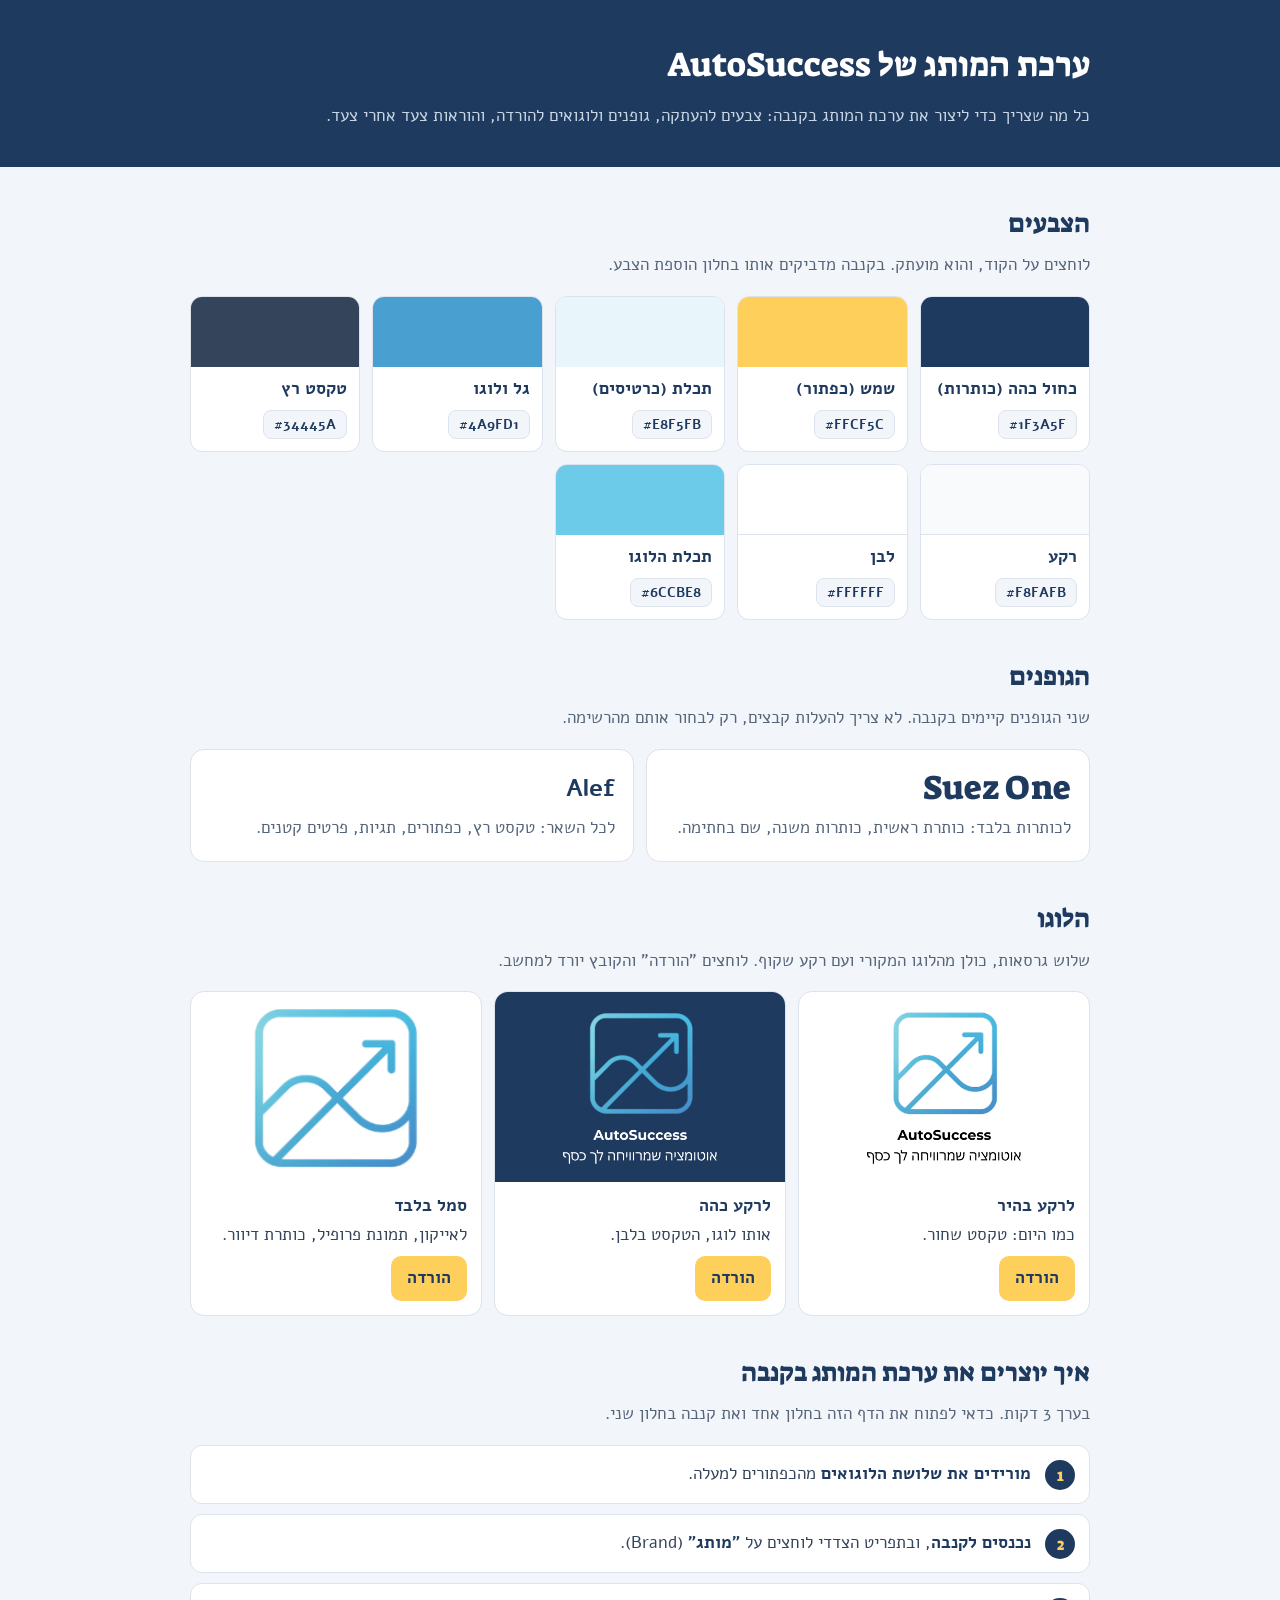
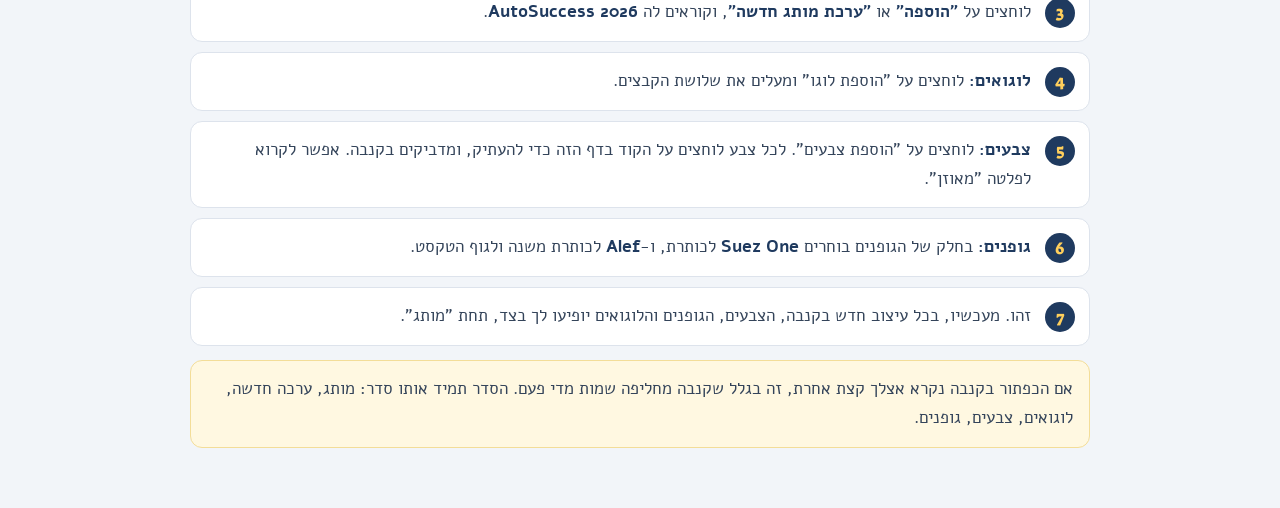
<file: brand-kit.html>
<!doctype html>
<html lang="he" dir="rtl">
<head>
<meta charset="utf-8">
<meta name="viewport" content="width=device-width, initial-scale=1">
<title>ערכת המותג AutoSuccess</title>
<style>
@font-face { font-family: "Suez One"; src: url(fonts/suez-one-hebrew-400-normal.woff2) format("woff2"); unicode-range: U+0590-05FF, U+FB1D-FB4F; }
@font-face { font-family: "Suez One"; src: url(fonts/suez-one-latin-400-normal.woff2) format("woff2"); unicode-range: U+0000-00FF, U+2000-206F; }
@font-face { font-family: "Alef"; font-weight: 400; src: url(fonts/alef-hebrew-400-normal.woff2) format("woff2"); unicode-range: U+0590-05FF, U+FB1D-FB4F; }
@font-face { font-family: "Alef"; font-weight: 700; src: url(fonts/alef-hebrew-700-normal.woff2) format("woff2"); unicode-range: U+0590-05FF, U+FB1D-FB4F; }
@font-face { font-family: "Alef"; font-weight: 400; src: url(fonts/alef-latin-400-normal.woff2) format("woff2"); unicode-range: U+0000-00FF, U+2000-206F; }
@font-face { font-family: "Alef"; font-weight: 700; src: url(fonts/alef-latin-700-normal.woff2) format("woff2"); unicode-range: U+0000-00FF, U+2000-206F; }
:root { --navy: #1f3a5f; --sun: #ffcf5c; --mist: #f2f5f9; --line: #dde3ec; --soft: #56657a; --ink: #34445a; }
* { box-sizing: border-box; }
body { margin: 0; background: var(--mist); color: var(--ink); font: 17px/1.7 "Alef", Arial, sans-serif; padding: 0 16px 60px; }
.wrap { max-width: 900px; margin: 0 auto; }
header { background: var(--navy); color: #fff; margin: 0 -16px 28px; padding: 36px 16px; }
header .wrap h1 { font-family: "Suez One", serif; font-weight: 400; font-size: 34px; margin: 0; }
header p { margin: 8px 0 0; color: #c9d6e6; }
h2 { font-family: "Suez One", serif; font-weight: 400; color: var(--navy); font-size: 26px; margin: 34px 0 6px; }
.lead { color: var(--soft); margin: 0 0 16px; }
.card { background: #fff; border: 1px solid var(--line); border-radius: 14px; padding: 18px; }
.colors { display: grid; grid-template-columns: repeat(auto-fill, minmax(150px, 1fr)); gap: 12px; }
.sw { background: #fff; border: 1px solid var(--line); border-radius: 12px; overflow: hidden; }
.sw i { display: block; height: 70px; }
.sw div { padding: 8px 12px 12px; }
.sw b { display: block; color: var(--navy); }
.sw button { margin-top: 6px; font: 700 14px "Alef", Arial; direction: ltr; background: var(--mist); border: 1px solid var(--line); border-radius: 8px; padding: 4px 10px; cursor: pointer; color: var(--navy); }
.sw button.ok { background: #e6f4ec; border-color: #2e9d62; }
.fonts { display: grid; grid-template-columns: 1fr 1fr; gap: 12px; }
.f1 { font-family: "Suez One", serif; font-size: 34px; color: var(--navy); line-height: 1.2; }
.f2 { font-family: "Alef", Arial; font-size: 24px; font-weight: 700; color: var(--navy); }
.logos { display: grid; grid-template-columns: repeat(3, 1fr); gap: 12px; }
.lg { border-radius: 14px; border: 1px solid var(--line); overflow: hidden; background: #fff; }
.lg .pic { height: 190px; display: grid; place-items: center; padding: 16px; }
.lg .pic img { max-height: 160px; max-width: 100%; }
.lg.dark .pic { background: var(--navy); }
.lg .cap { padding: 10px 14px 14px; }
.lg .cap b { color: var(--navy); display: block; }
.btn { display: inline-block; text-decoration: none; font-weight: 700; border-radius: 10px; padding: 8px 16px; background: var(--sun); color: var(--navy); margin-top: 6px; }
ol.steps { counter-reset: s; list-style: none; padding: 0; margin: 0; display: grid; gap: 10px; }
ol.steps li { background: #fff; border: 1px solid var(--line); border-radius: 12px; padding: 14px 16px 14px 16px; padding-inline-start: 58px; position: relative; }
ol.steps li::before { counter-increment: s; content: counter(s); position: absolute; inset-inline-start: 14px; top: 14px; width: 30px; height: 30px; border-radius: 50%; background: var(--navy); color: var(--sun); display: grid; place-items: center; font-family: "Suez One", serif; }
ol.steps b { color: var(--navy); }
.note { background: #fff8e1; border: 1px solid #f3dd98; border-radius: 12px; padding: 14px 16px; margin-top: 14px; }
@media (max-width: 700px) { .fonts, .logos { grid-template-columns: 1fr; } }
</style>
</head>
<body>
<header><div class="wrap"><h1>ערכת המותג של AutoSuccess</h1><p>כל מה שצריך כדי ליצור את ערכת המותג בקנבה: צבעים להעתקה, גופנים ולוגואים להורדה, והוראות צעד אחרי צעד.</p></div></header>
<main class="wrap">

<h2>הצבעים</h2>
<p class="lead">לוחצים על הקוד, והוא מועתק. בקנבה מדביקים אותו בחלון הוספת הצבע.</p>
<div class="colors" id="colors"></div>

<h2>הגופנים</h2>
<p class="lead">שני הגופנים קיימים בקנבה. לא צריך להעלות קבצים, רק לבחור אותם מהרשימה.</p>
<div class="fonts">
  <div class="card"><div class="f1">Suez One</div><p class="lead" style="margin:6px 0 0">לכותרות בלבד: כותרת ראשית, כותרות משנה, שם בחתימה.</p></div>
  <div class="card"><div class="f2">Alef</div><p class="lead" style="margin:6px 0 0">לכל השאר: טקסט רץ, כפתורים, תגיות, פרטים קטנים.</p></div>
</div>

<h2>הלוגו</h2>
<p class="lead">שלוש גרסאות, כולן מהלוגו המקורי ועם רקע שקוף. לוחצים "הורדה" והקובץ יורד למחשב.</p>
<div class="logos">
  <div class="lg"><div class="pic"><img src="assets/brand/logo/autosuccess-logo-light.png" alt="לוגו לרקע בהיר"></div><div class="cap"><b>לרקע בהיר</b>כמו היום: טקסט שחור.<br><a class="btn" href="assets/brand/logo/autosuccess-logo-light.png" download="AutoSuccess-לוגו-לרקע-בהיר.png">הורדה</a></div></div>
  <div class="lg dark"><div class="pic"><img src="assets/brand/logo/autosuccess-logo-dark.png" alt="לוגו לרקע כהה"></div><div class="cap"><b>לרקע כהה</b>אותו לוגו, הטקסט בלבן.<br><a class="btn" href="assets/brand/logo/autosuccess-logo-dark.png" download="AutoSuccess-לוגו-לרקע-כהה.png">הורדה</a></div></div>
  <div class="lg"><div class="pic"><img src="assets/brand/logo/autosuccess-icon.png" alt="סמל בלבד"></div><div class="cap"><b>סמל בלבד</b>לאייקון, תמונת פרופיל, כותרת דיוור.<br><a class="btn" href="assets/brand/logo/autosuccess-icon.png" download="AutoSuccess-סמל.png">הורדה</a></div></div>
</div>

<h2>איך יוצרים את ערכת המותג בקנבה</h2>
<p class="lead">בערך 3 דקות. כדאי לפתוח את הדף הזה בחלון אחד ואת קנבה בחלון שני.</p>
<ol class="steps">
  <li><b>מורידים את שלושת הלוגואים</b> מהכפתורים למעלה.</li>
  <li><b>נכנסים לקנבה</b>, ובתפריט הצדדי לוחצים על <b>"מותג"</b> (Brand).</li>
  <li>לוחצים על <b>"הוספה"</b> או <b>"ערכת מותג חדשה"</b>, וקוראים לה <b>AutoSuccess 2026</b>.</li>
  <li><b>לוגואים:</b> לוחצים על "הוספת לוגו" ומעלים את שלושת הקבצים.</li>
  <li><b>צבעים:</b> לוחצים על "הוספת צבעים". לכל צבע לוחצים על הקוד בדף הזה כדי להעתיק, ומדביקים בקנבה. אפשר לקרוא לפלטה "מאוזן".</li>
  <li><b>גופנים:</b> בחלק של הגופנים בוחרים <b>Suez One</b> לכותרת, ו-<b>Alef</b> לכותרת משנה ולגוף הטקסט.</li>
  <li>זהו. מעכשיו, בכל עיצוב חדש בקנבה, הצבעים, הגופנים והלוגואים יופיעו לך בצד, תחת "מותג".</li>
</ol>
<div class="note">אם הכפתור בקנבה נקרא אצלך קצת אחרת, זה בגלל שקנבה מחליפה שמות מדי פעם. הסדר תמיד אותו סדר: מותג, ערכה חדשה, לוגואים, צבעים, גופנים.</div>

</main>
<script>
const C=[["כחול כהה (כותרות)","#1F3A5F"],["שמש (כפתור)","#FFCF5C"],["תכלת (כרטיסים)","#E8F5FB"],["גל ולוגו","#4A9FD1"],["טקסט רץ","#34445A"],["רקע","#F8FAFB"],["לבן","#FFFFFF"],["תכלת הלוגו","#6CCBE8"]];
const box=document.getElementById("colors");
for(const [n,h] of C){ const d=document.createElement("div"); d.className="sw";
  d.innerHTML=`<i style="background:${h};${h==="#FFFFFF"||h==="#F8FAFB"?"border-bottom:1px solid #dde3ec":""}"></i><div><b>${n}</b><button type="button">${h}</button></div>`;
  const b=d.querySelector("button"); b.onclick=async()=>{ try{ await navigator.clipboard.writeText(h); }catch(e){ const t=document.createElement("textarea"); t.value=h; document.body.append(t); t.select(); document.execCommand("copy"); t.remove(); }
    b.classList.add("ok"); b.textContent="הועתק ✓"; setTimeout(()=>{b.classList.remove("ok"); b.textContent=h;},1500); };
  box.append(d); }
</script>
</body>
</html>
</file>
